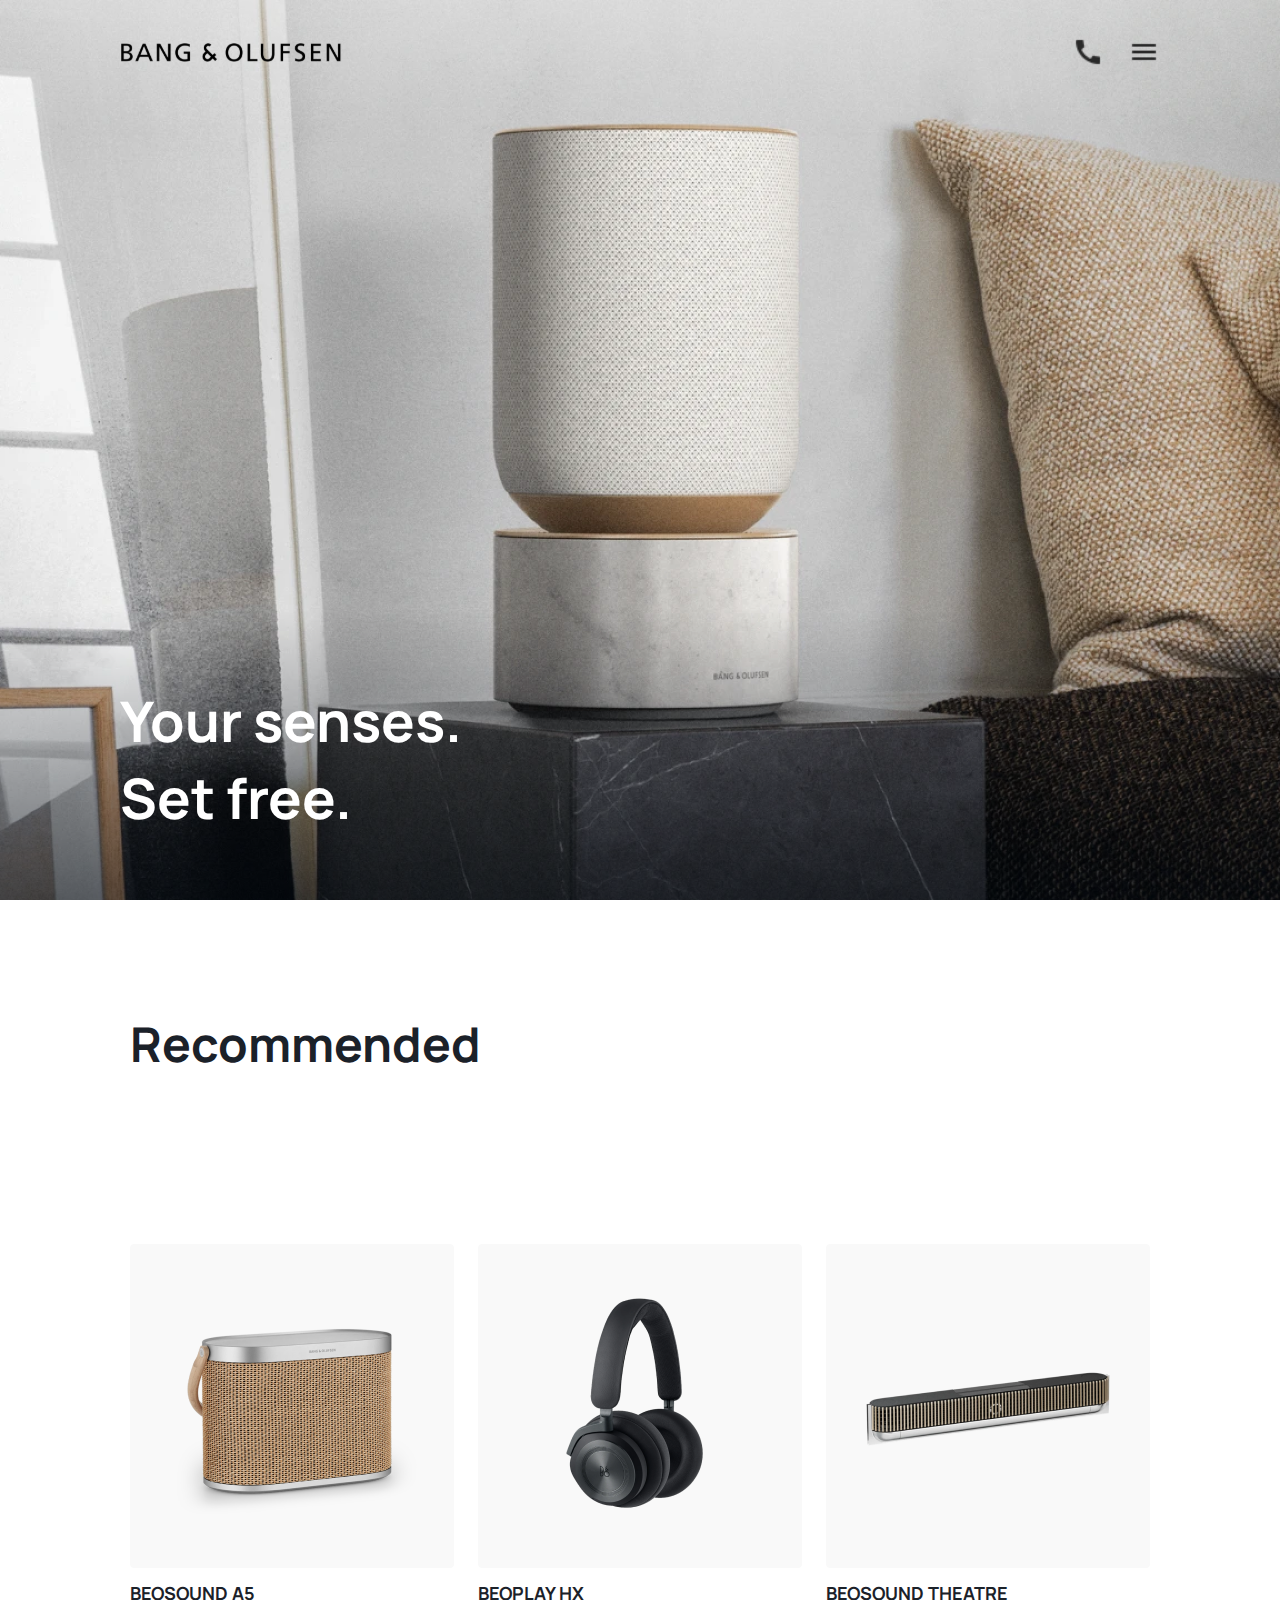
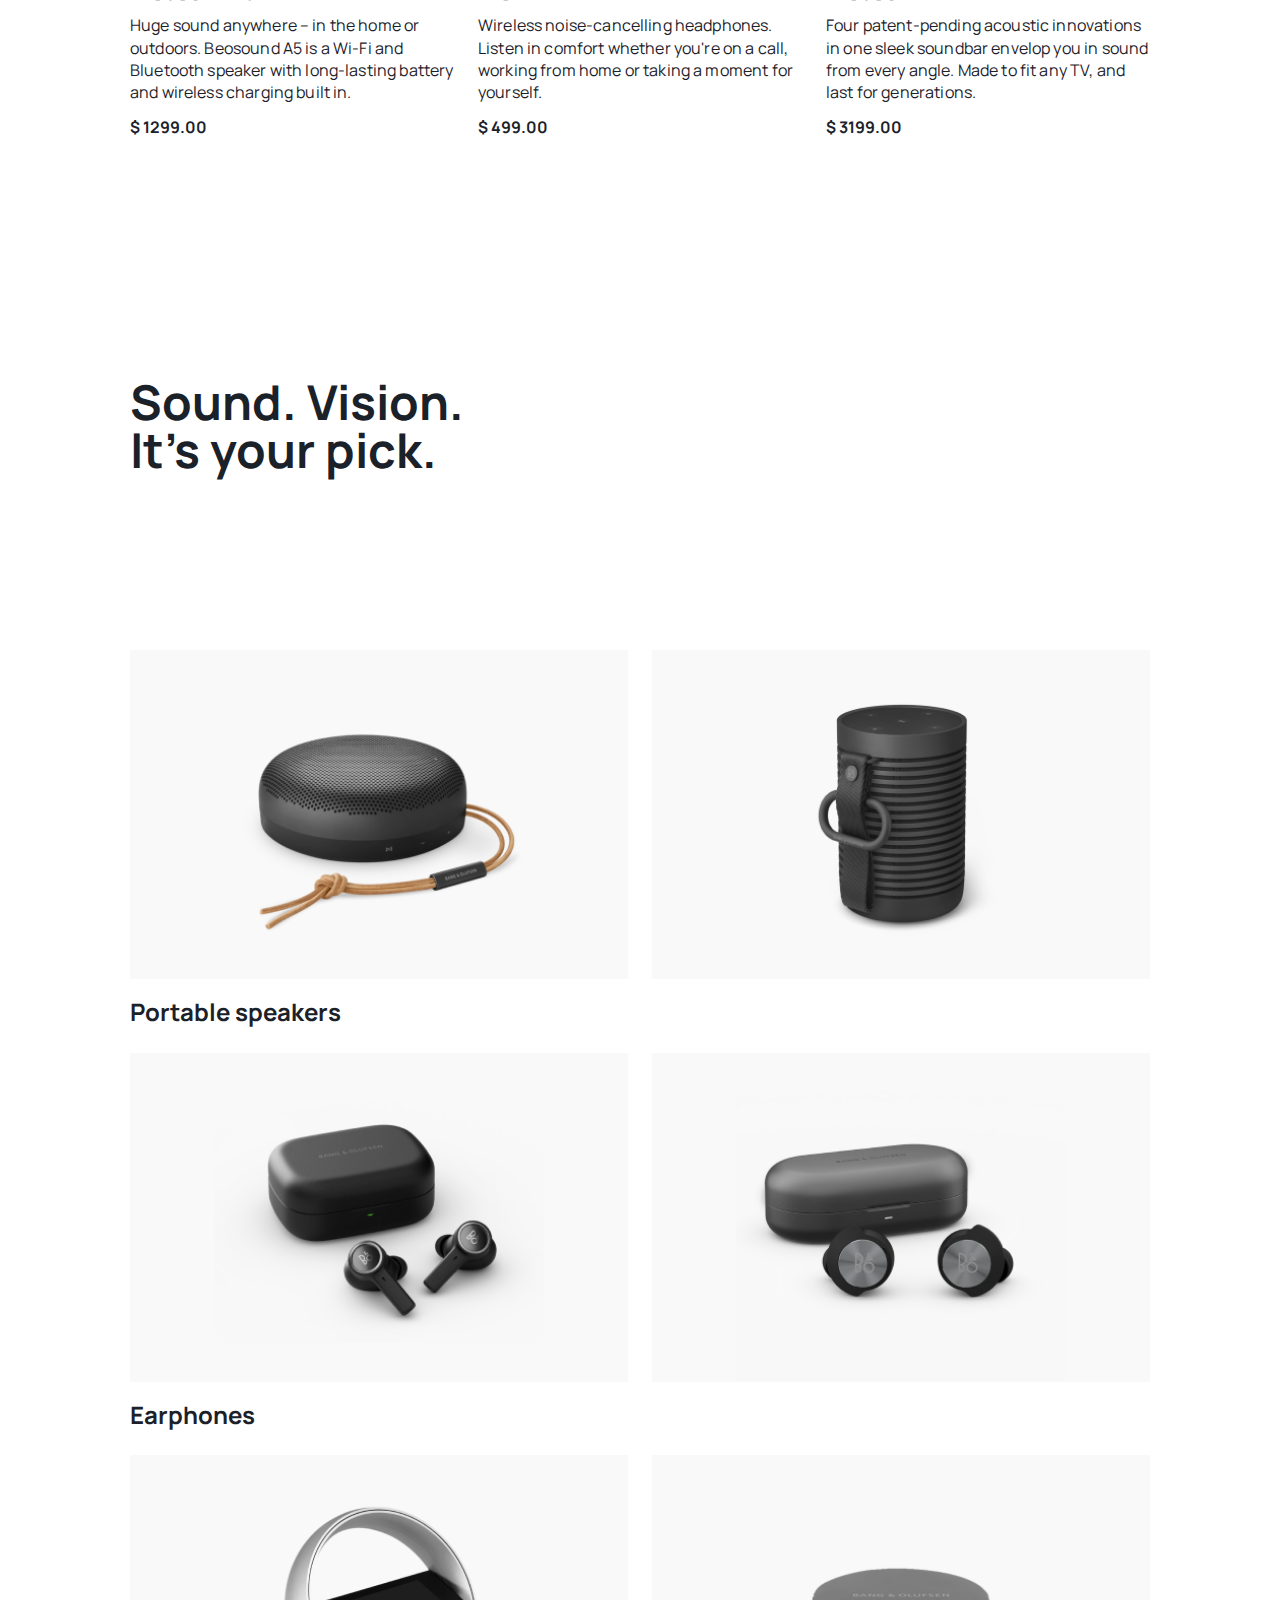
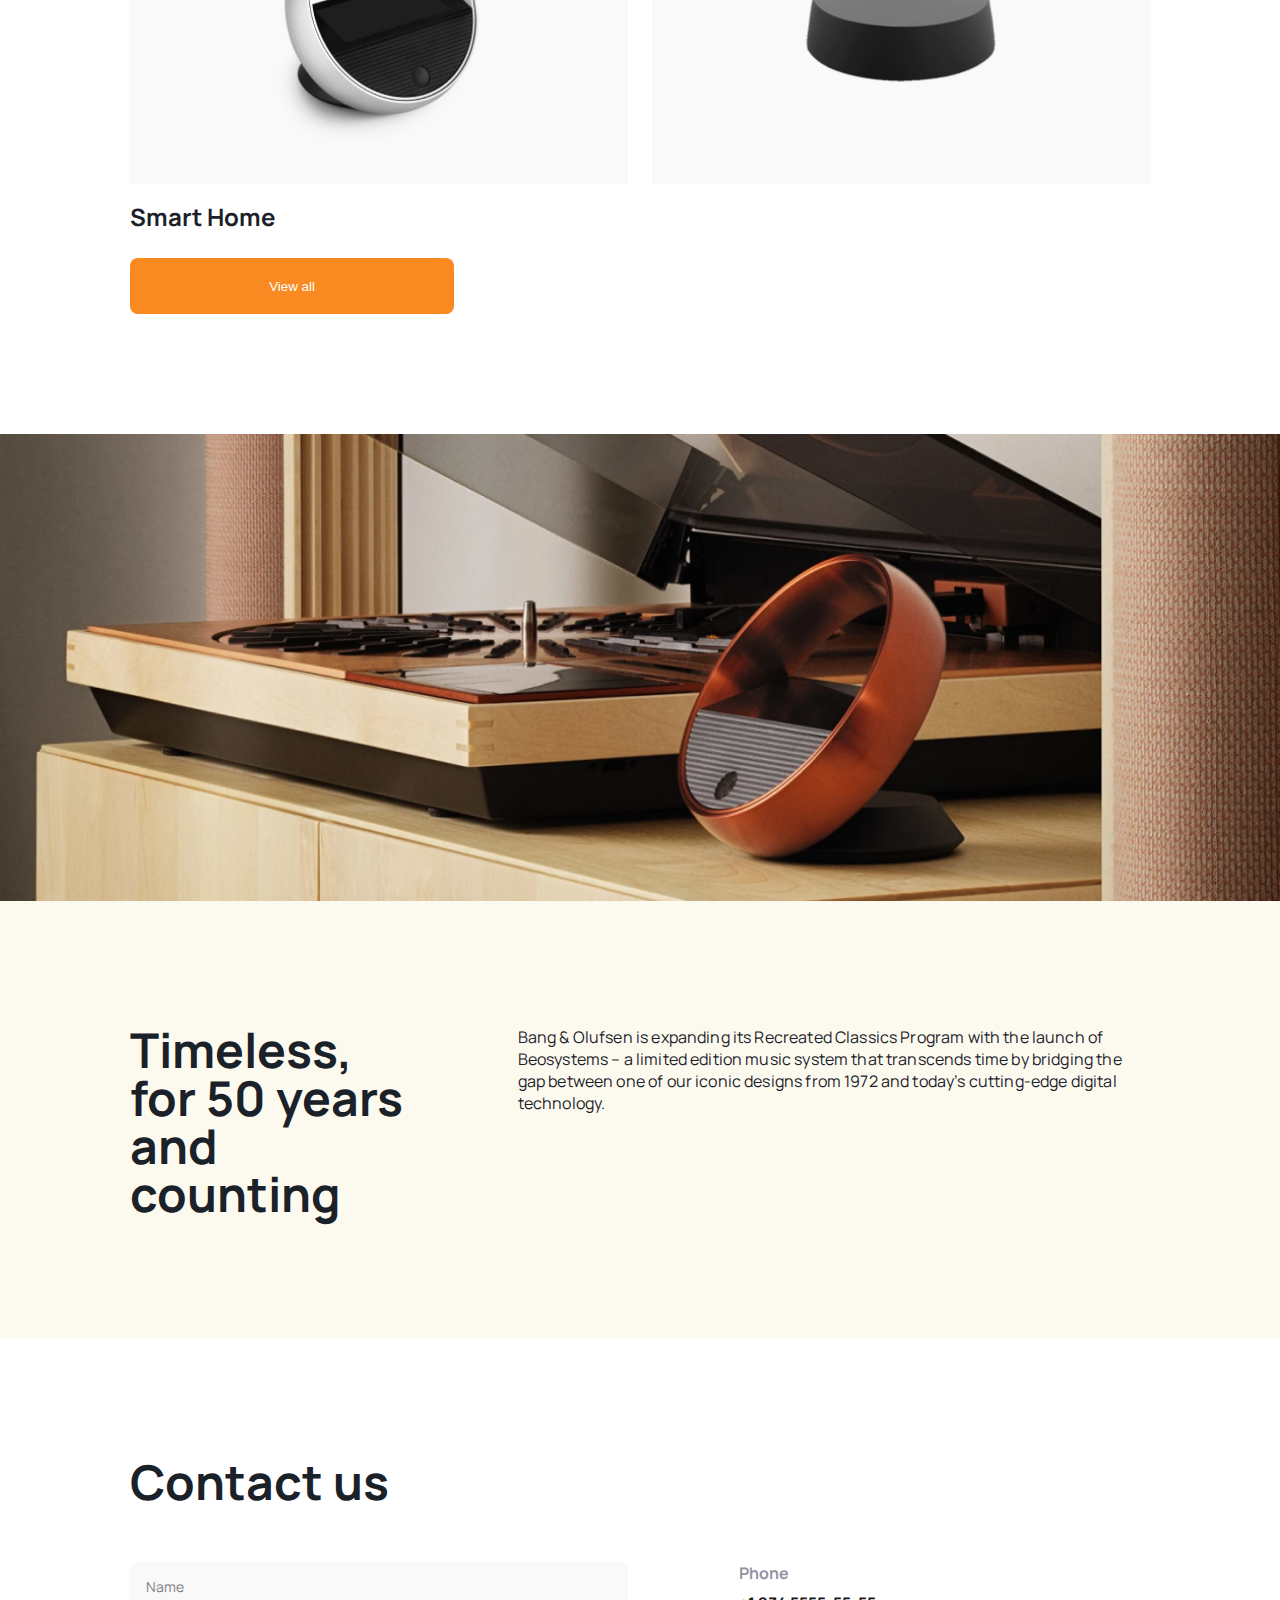
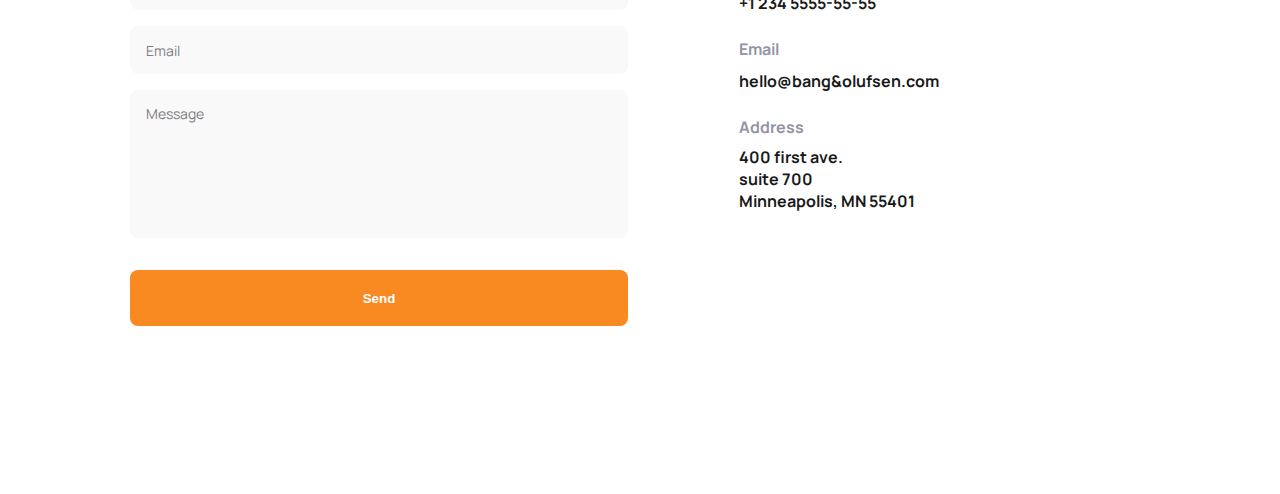
<file: index.html>
<!doctype html><html lang="en" class="page"><head><meta charset="utf-8"><meta name="viewport" content="width=device-width, initial-scale=1.0"><title>B&O</title><link rel="icon" type="image/png" href="favicon-new.9a99867a.png"><link rel="preconnect" href="https://fonts.googleapis.com"><link rel="preconnect" href="https://fonts.gstatic.com" crossorigin><link href="https://fonts.googleapis.com/css2?family=Manrope:wght@200..800&display=swap" rel="stylesheet"><link rel="stylesheet" href="index.b7034de1.css"><script src="index.cabb280d.js" defer></script></head><body class="page__body"> <header class="header"> <div class="top-bar"> <a href="#" class="header__logo"> <img src="Logo.353670dd.svg" class="header__img" alt="B&O"> </a> <div class="header__icons"> <a href="tel:+1 234 5555-55-55" class="icon icon__link-phone"></a> <a href="#menu" class="icon icon__link-menu"></a> </div> </div> <h1 class="header__title"> Your senses. <br> Set free. </h1> </header> <aside class="page__menu" id="menu"> <div class="menu"> <div class="menu__top top-bar"> <a href="#" class="header__logo"> <img src="Logo.353670dd.svg" class="header__img" alt="B&O"> </a> <a href="#" class="icon icon__link-close"></a> </div> <div class="menu__content"> <nav class="menu__nav nav"> <ul class="nav__list"> <li class="nav__item"> <a href="#recommended" class="nav__link"> Recommended </a> </li> <li class="nav__item"> <a href="#categories" class="nav__link"> Categories </a> </li> <li class="nav__item"> <a href="#about-us" class="nav__link"> About Us </a> </li> <li class="nav__item"> <a href="#contact-us" class="nav__link"> Contact Us </a> </li> </ul> </nav> <div class="contacts"> <a href="tel:+1 234 5555-55-55" class="contacts__tel"> +1 234 5555-55-55 </a> <a href="tel:+1 234 5555-55-55" class="contacts__text"> call to order </a> </div> </div> </div> </aside> <main class="main"> <section class="recommended section" id="recommended"> <h2 class="section-title">Recommended</h2> <div class="recomended__product"> <article class="product"> <img src="Image-sound.d29951e0.png" alt="music speaker" class="product__photo"> <h3 class="product__title">BEOSOUND A5</h3> <p class="product__describe"> Huge sound anywhere – in the home or outdoors. Beosound A5 is a Wi-Fi and Bluetooth speaker with long-lasting battery and wireless charging built in. </p> <p class="product__price">$ 1299.00</p> </article> <article class="product"> <img src="Image-headphone.abb09a3a.png" alt="headphone" class="product__photo"> <h3 class="product__title">BEOPLAY HX</h3> <p class="product__describe"> Wireless noise-cancelling headphones. Listen in comfort whether you're on a call, working from home or taking a moment for yourself. </p> <p class="product__price">$ 499.00</p> </article> <article class="product"> <img src="Image-harmonica.412daebd.png" alt="harmonica" class="product__photo"> <h3 class="product__title">BEOSOUND THEATRE</h3> <p class="product__describe"> Four patent-pending acoustic innovations in one sleek soundbar envelop you in sound from every angle. Made to fit any TV, and last for generations. </p> <p class="product__price">$ 3199.00</p> </article> </div> </section> <section class="categories section" id="categories"> <h2 class="section-title"> Sound. Vision. <br> It’s your pick. </h2> <div class="categories__wraper"> <article class="category"> <div class="category__photos"> <a href="#" class="category__link"> <img src="Image-card1.0fde24e6.png" alt="card1" class="category__photo"> </a> <a href="#" class="category__link"> <img src="Image-card2.3a14dc37.png" alt="card2" class="category__photo"> </a> </div> <h3 class="category__title">Portable speakers</h3> </article> <article class="category"> <div class="category__photos"> <a href="#" class="category__link"> <img src="Image-card3.bca4573b.png" alt="card1" class="category__photo"> </a> <a href="#" class="category__link"> <img src="Image-card4.58528b75.png" alt="card2" class="category__photo"> </a> </div> <h3 class="category__title">Earphones</h3> </article> <article class="category"> <div class="category__photos"> <a href="#" class="category__link"> <img src="Image-card5.e5a49414.png" alt="card1" class="category__photo"> </a> <a href="#" class="category__link"> <img src="Image-card6.79fa73b7.png" alt="card2" class="category__photo"> </a> </div> <h3 class="category__title">Smart Home</h3> </article> <button class="button categories__button">View all</button> </div> </section> <section class="about" id="about-us"> <img src="Image-section.0b678b8d.png" alt="section" class="about__image"> <div class="about__container"> <h2 class="about__title section-title"> Timeless, for 50 years and counting </h2> <p class="about__paragraph"> Bang & Olufsen is expanding its Recreated Classics Program with the launch of Beosystems – a limited edition music system that transcends time by bridging the gap between one of our iconic designs from 1972 and today’s cutting-edge digital technology. </p> </div> </section> </main> <footer class="footer"> <section class="contact-us section" id="contact-us"> <h2 class="contact-us-title section-title">Contact us</h2> <div class="contact-us__gridder container"> <div class="contact-us__wrapper"> <form onsubmit="this.reset(); return false;" class="contact-us__form" action="#"> <input class="contact-us__input" type="text" placeholder="Name" required> <input class="contact-us__input" type="email" placeholder="Email" required> <textarea placeholder="Мessage" class="contact-us__input contact-us__textarea" name="message" id="#textarea" required></textarea> <button class="button contact-us__button" type="submit">Send</button> </form> </div> <div class="contact-us__contacts"> <div class="contact-us__contacts--phone"> <p class="contact-us__contacts--phone-title">Phone</p> <a href="tel:+1 234 5555-55-55" class="contact-us__contacts--phone-content"> +1 234 5555-55-55 </a> </div> <div class="contact-us__contacts--email"> <p class="contact-us__contacts--email-title">Email</p> <a class="contact-us__contacts--email-content" href="email:hello@bang&olufsen.com"> hello@bang&olufsen.com </a> </div> <div class="contact-us__contacts--address"> <p class="contact-us__contacts--address-title">Address</p> <a target="_blank" href="https://www.google.com/maps/place/400+N+1st+Ave+STE+700,+Minneapolis,+MN+55401" class="contact-us__contacts--address-content"> 400 first ave. <br> suite 700 <br> Minneapolis, MN 55401 </a> </div> </div> </div> </section> </footer> </body></html>
</file>
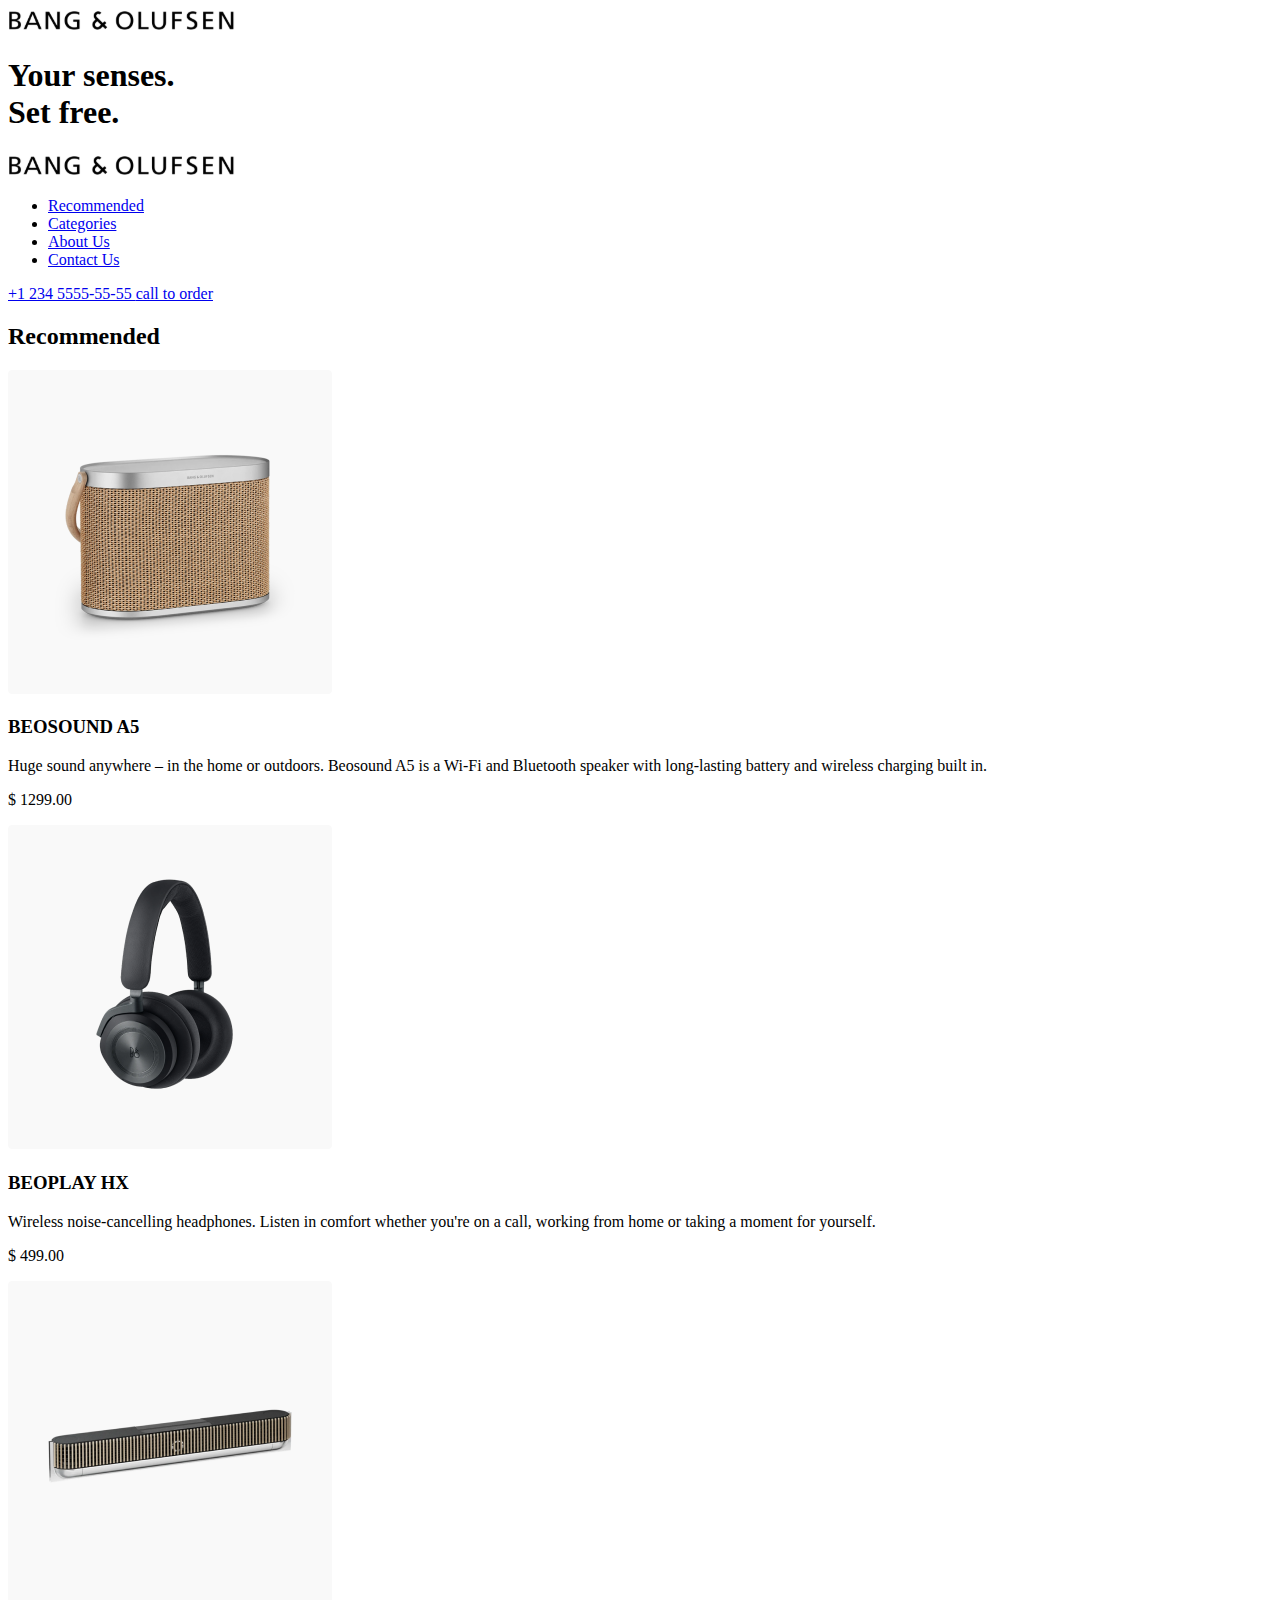
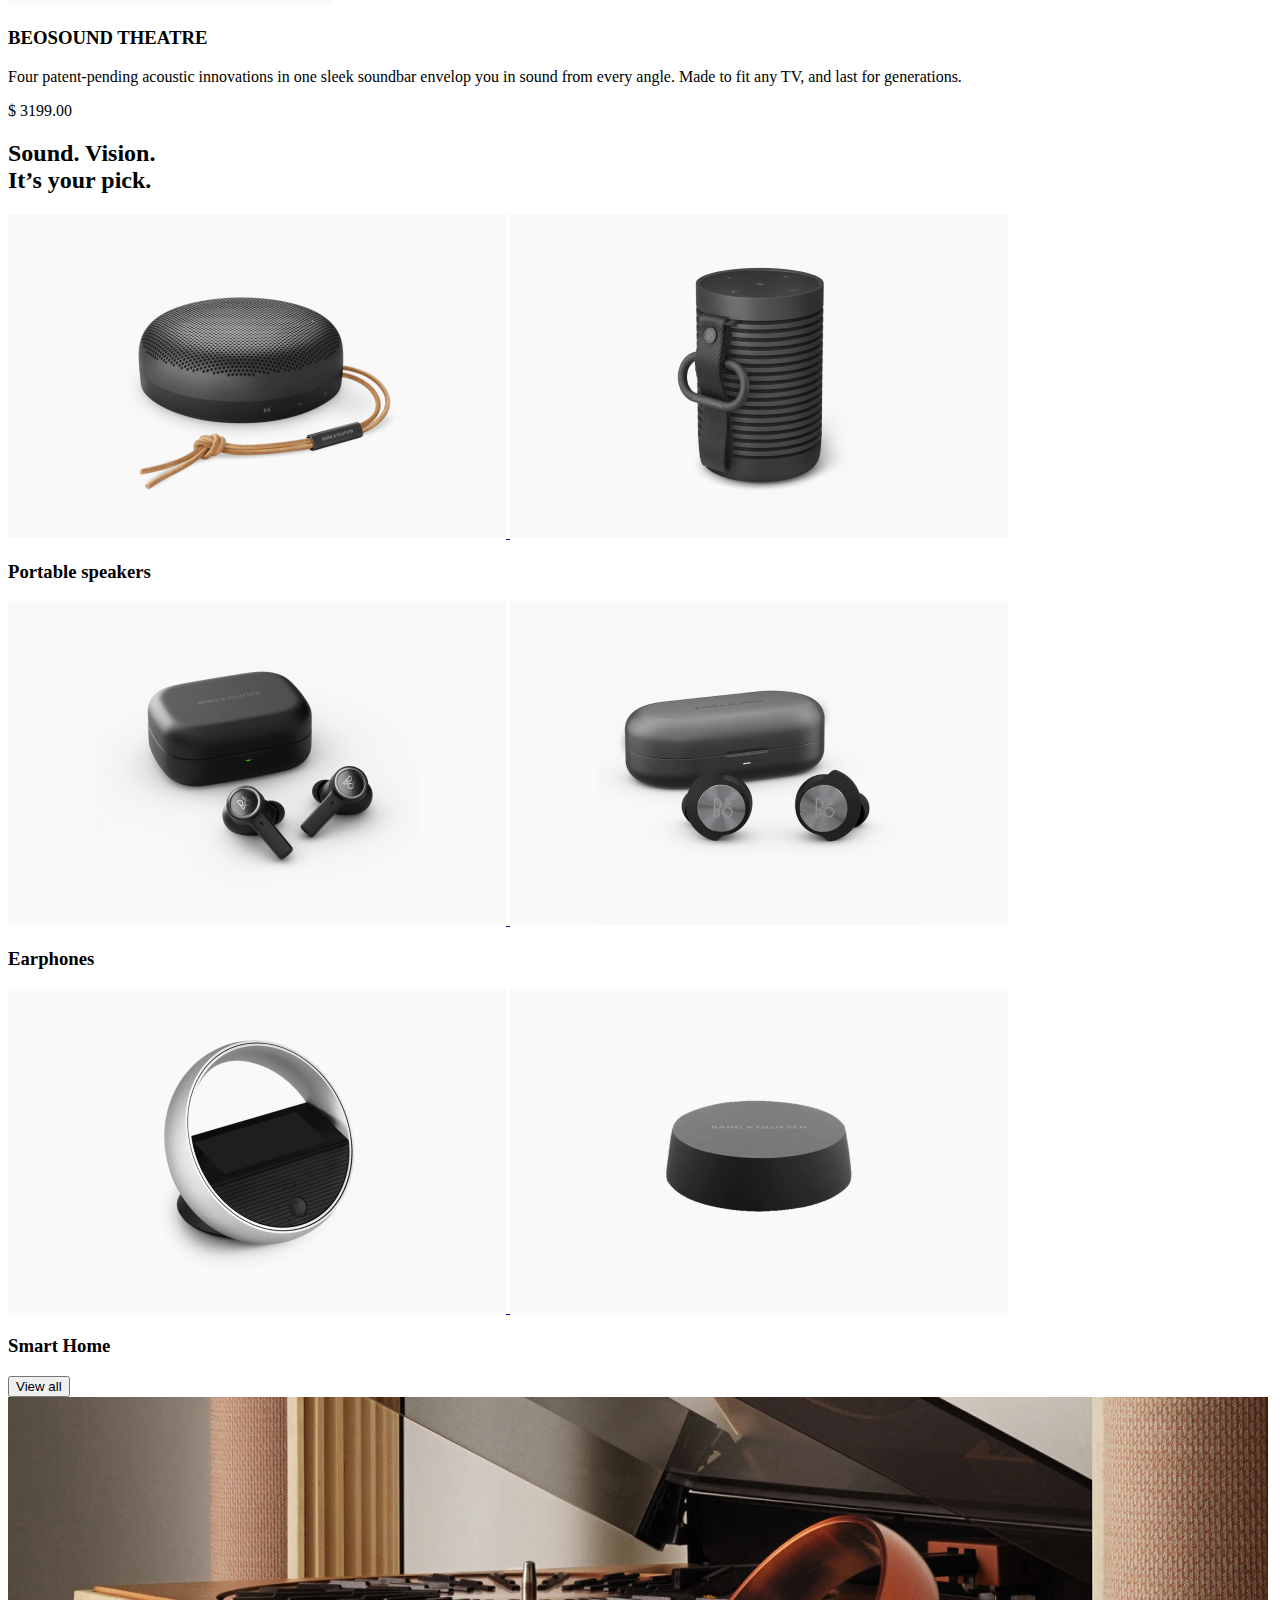
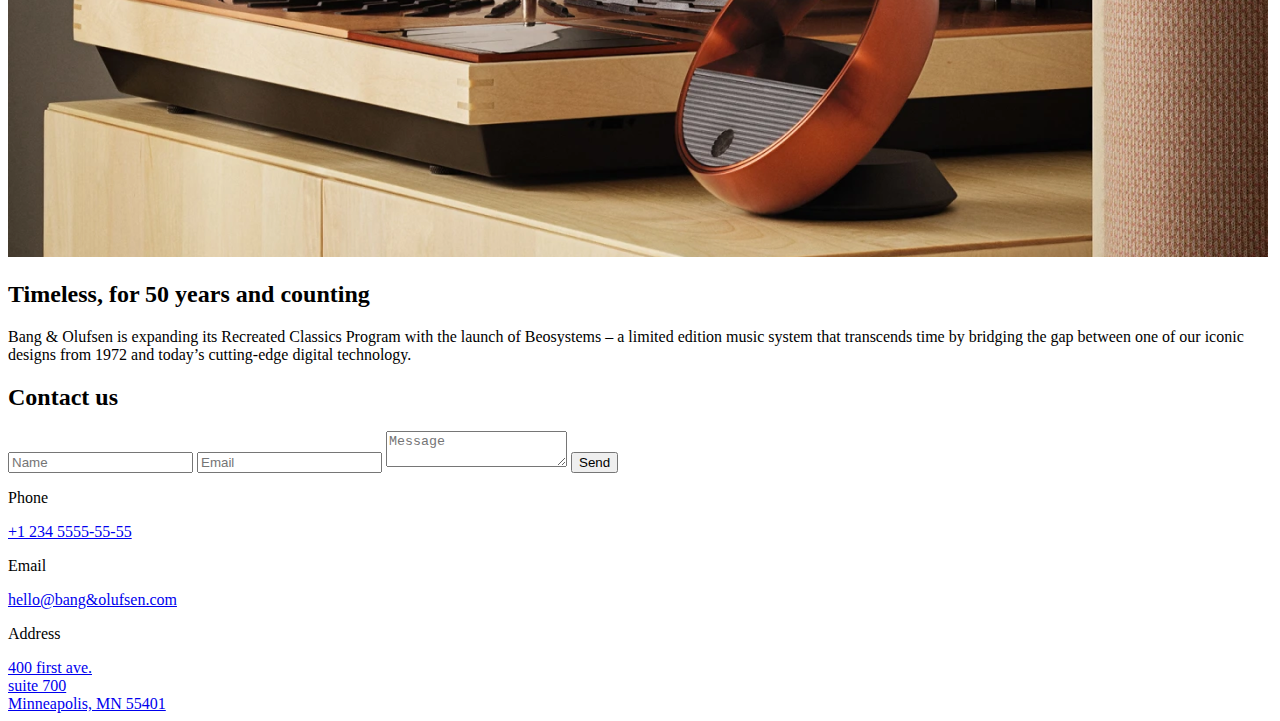
<file: src/index.html>
<!doctype html>
<html
  lang="en"
  class="page"
>
  <head>
    <meta charset="UTF-8" />
    <meta
      name="viewport"
      content="width=device-width, initial-scale=1.0"
    />
    <title>B&O</title>
    <link
    rel="icon"
    type="image/png"
    href="../src/image/icons/favicon-new.png"
    />
    <link
      rel="preconnect"
      href="https://fonts.googleapis.com"
      />
    <link
      rel="preconnect"
      href="https://fonts.gstatic.com"
      crossorigin="anonymous"
    />
    <link
      href="https://fonts.googleapis.com/css2?family=Manrope:wght@200..800&display=swap"
      rel="stylesheet"
    />
    <link
      rel="stylesheet"
      href="./styles/main.scss"
    />
    <script
      src="scripts/main.js"
      defer
    ></script>
  </head>
  <body class="page__body">
    <header class="header">
      <div class="top-bar">
        <a
          href="#"
          class="header__logo"
        >
          <img
            src="./image/icons/Logo.svg"
            class="header__img"
            alt="B&O"
          />
        </a>
        <div class="header__icons">
          <a
            href="tel:+1 234 5555-55-55"
            class="icon icon__link-phone"
          ></a>

          <a
            href="#menu"
            class="icon icon__link-menu"
          ></a>
        </div>
      </div>
      <h1 class="header__title">
        Your senses.
        <br />
        Set free.
      </h1>
    </header>
    <aside
      class="page__menu"
      id="menu"
    >
      <div class="menu">
        <div class="top-bar menu__top">
          <a
            href="#"
            class="header__logo"
          >
            <img
              src="./image/icons/Logo.svg"
              class="header__img"
              alt="B&O"
            />
          </a>
          <a
            href="#"
            class="icon icon__link-close"
          ></a>
        </div>
        <div class="menu__content">
          <nav class="nav menu__nav">
            <ul class="nav__list">
              <li class="nav__item">
                <a
                  href="#recommended"
                  class="nav__link"
                >
                  Recommended
                </a>
              </li>
              <li class="nav__item">
                <a
                  href="#categories"
                  class="nav__link"
                >
                  Categories
                </a>
              </li>
              <li class="nav__item">
                <a
                  href="#about-us"
                  class="nav__link"
                >
                  About Us
                </a>
              </li>
              <li class="nav__item">
                <a
                  href="#contact-us"
                  class="nav__link"
                >
                  Contact Us
                </a>
              </li>
            </ul>
          </nav>
          <div class="contacts">
            <a
              href="tel:+1 234 5555-55-55"
              class="contacts__tel"
            >
              +1 234 5555-55-55
            </a>
            <a
              href="tel:+1 234 5555-55-55"
              class="contacts__text"
            >
              call to order
            </a>
          </div>
        </div>
      </div>
    </aside>
    <main class="main">
      <section
        class="section recommended"
        id="recommended"
      >
        <h2 class="section-title">Recommended</h2>
        <div class="recomended__product">
          <article class="product">
            <img
              src="image/Image-sound.png"
              alt="music speaker"
              class="product__photo"
            />
            <h3 class="product__title">BEOSOUND A5</h3>
            <p class="product__describe">
              Huge sound anywhere – in the home or outdoors. Beosound A5 is a
              Wi-Fi and Bluetooth speaker with long-lasting battery and wireless
              charging built in.
            </p>
            <p class="product__price">$ 1299.00</p>
          </article>
          <article class="product">
            <img
              src="image/Image-headphone.png"
              alt="headphone"
              class="product__photo"
            />
            <h3 class="product__title">BEOPLAY HX</h3>
            <p class="product__describe">
              Wireless noise-cancelling headphones. Listen in comfort whether
              you're on a call, working from home or taking a moment for
              yourself.
            </p>
            <p class="product__price">$ 499.00</p>
          </article>
          <article class="product">
            <img
              src="image/Image-harmonica.png"
              alt="harmonica"
              class="product__photo"
            />
            <h3 class="product__title">BEOSOUND THEATRE</h3>
            <p class="product__describe">
              Four patent-pending acoustic innovations in one sleek soundbar
              envelop you in sound from every angle. Made to fit any TV, and
              last for generations.
            </p>
            <p class="product__price">$ 3199.00</p>
          </article>
        </div>
      </section>
      <section
        class="section categories"
        id="categories"
      >
        <h2 class="section-title">
          Sound. Vision.
          <br />
          It’s your pick.
        </h2>
        <div class="categories__wraper">
          <article class="category">
            <div class="category__photos">
              <a
                href="#"
                class="category__link"
              >
                <img
                  src="image/Image-card1.png"
                  alt="card1"
                  class="category__photo"
                />
              </a>
              <a
                href="#"
                class="category__link"
              >
                <img
                  src="image/Image-card2.png"
                  alt="card2"
                  class="category__photo"
                />
              </a>
            </div>
            <h3 class="category__title">Portable speakers</h3>
          </article>
          <article class="category">
            <div class="category__photos">
              <a
                href="#"
                class="category__link"
              >
                <img
                  src="image/Image-card3.png"
                  alt="card1"
                  class="category__photo"
                />
              </a>
              <a
                href="#"
                class="category__link"
              >
                <img
                  src="image/Image-card4.png"
                  alt="card2"
                  class="category__photo"
                />
              </a>
            </div>
            <h3 class="category__title">Earphones</h3>
          </article>
          <article class="category">
            <div class="category__photos">
              <a
                href="#"
                class="category__link"
              >
                <img
                  src="image/Image-card5.png"
                  alt="card1"
                  class="category__photo"
                />
              </a>
              <a
                href="#"
                class="category__link"
              >
                <img
                  src="image/Image-card6.png"
                  alt="card2"
                  class="category__photo"
                />
              </a>
            </div>
            <h3 class="category__title">Smart Home</h3>
          </article>
          <button class="button categories__button">View all</button>
        </div>
      </section>
      <section
        class="about"
        id="about-us"
      >
        <img
          src="image/Image-section.png"
          alt="section"
          class="about__image"
        />
        <div class="about__container">
          <h2 class="section-title about__title">
            Timeless, for 50 years and counting
          </h2>
          <p class="about__paragraph">
            Bang & Olufsen is expanding its Recreated Classics Program with the
            launch of Beosystems – a limited edition music system that
            transcends time by bridging the gap between one of our iconic
            designs from 1972 and today’s cutting-edge digital technology.
          </p>
        </div>
      </section>
    </main>
    <footer class="footer">
      <section
        class="contact-us section"
        id="contact-us"
      >
        <h2 class="section-title contact-us-title">Contact us</h2>
        <div class="container contact-us__gridder">
          <div class="contact-us__wrapper">
            <form
              onsubmit="this.reset(); return false;"
              class="contact-us__form"
              action="#"
            >
              <input
                class="contact-us__input"
                type="text"
                placeholder="Name"
                required
              />
              <input
                class="contact-us__input"
                type="email"
                placeholder="Email"
                required
              />
              <textarea
                placeholder="Мessage"
                class="contact-us__input contact-us__textarea"
                name="message"
                id="#textarea"
                required
              ></textarea>
              <button class="button contact-us__button" type="submit">Send</button>
            </form>
          </div>

          <div class="contact-us__contacts">
            <div class="contact-us__contacts--phone">
              <p class="contact-us__contacts--phone-title">Phone</p>
              <a
                href="tel:+1 234 5555-55-55"
                class="contact-us__contacts--phone-content"
              >
                +1 234 5555-55-55
              </a>
            </div>
            <div class="contact-us__contacts--email">
              <p class="contact-us__contacts--email-title">Email</p>
              <a class="contact-us__contacts--email-content"
              href="email:hello@bang&olufsen.com">
                hello@bang&olufsen.com
              </a>
            </div>
            <div class="contact-us__contacts--address">
              <p class="contact-us__contacts--address-title">Address</p>
              <a
                target="_blank"
                href="https://www.google.com/maps/place/400+N+1st+Ave+STE+700,+Minneapolis,+MN+55401"
                class="contact-us__contacts--address-content"
              >
                400 first ave.
                <br />
                suite 700
                <br />
                Minneapolis, MN 55401
              </a>
            </div>
          </div>
        </div>
      </section>
    </footer>
  </body>
</html>
</file>
<file: index.b7034de1.css>
.page{color:#1b2129;scroll-behavior:smooth;font-family:Manrope,sans-serif;font-weight:700}.page:has(.page__menu:target){overflow:hidden}.page a{text-decoration:none}.page__body{margin:0}.page__menu{opacity:0;pointer-events:none;position:fixed;top:0;left:0;right:0}.page__menu:target{opacity:1;pointer-events:all}.header{box-sizing:border-box;background-image:url(Image.758ca939.png);background-position:50%;background-size:cover;-ms-flex-direction:column;flex-direction:column;-ms-flex-pack:justify;justify-content:space-between;height:100vh;display:-ms-flexbox;display:flex}.header__logo{display:-ms-flexbox;display:flex}.header__img{width:152px;height:16px;transition:transform .3s}.header__img:hover{transform:scale(1.2)}@media (min-width:744px){.header__img{width:224px;height:24px}}.header__title{text-align:left;color:#fff;margin:0;padding:0 20px 40px;font-size:36px;font-weight:700}@media (min-width:744px){.header__title{padding:0 72px 64px;font-size:48px}}@media (min-width:1260px){.header__title{padding:0 120px 64px;font-size:56px}}.header__icons{gap:24px;display:-ms-flexbox;display:flex}.icon{background-size:cover;width:24px;height:24px;transition:transform .3s;display:block}.icon:hover{transform:scale(1.2)}@media (min-width:744px){.icon{width:32px;height:32px}}.icon__link-phone{background-image:url(Icon-Phone-call.b88b89e4.png);transition-duration:.3s;position:relative}@media (min-width:1260px){.icon__link-phone:hover:before{content:"+1 234 555-55-55";color:#1b2129;letter-spacing:2px;width:139px;font-family:Cinzel,sans-serif;font-size:12px;font-weight:700;line-height:16px;display:inline-block;position:absolute;top:8px;right:40px}}.icon__link-menu{background-image:url(Icon-Burger-menu.1cd0b7d5.png)}.icon__link-menu:hover{background-image:url(Icon-Burger-menu-hover.655e2119.png)}.icon__link-close{background-image:url(Icon-Close.a6281d87.png)}.top-bar{-ms-flex-pack:justify;justify-content:space-between;-ms-flex-align:center;align-items:center;padding:24px 20px;display:-ms-flexbox;display:flex}@media (min-width:744px){.top-bar{padding:36px 72px}}@media (min-width:1260px){.top-bar{padding-left:120px;padding-right:120px}}.menu{box-sizing:border-box;background-color:#f9f9f9;height:100vh;overflow:auto}.menu__top{z-index:1;-ms-flex-pack:justify;justify-content:space-between;-ms-flex-align:center;align-items:center;margin-bottom:32px;display:-ms-flexbox;display:flex;position:sticky;top:0}.menu__content{padding-left:20px;padding-right:20px}@media (min-width:744px){.menu__content{padding-left:72px;padding-right:72px}}@media (min-width:1260px){.menu__content{padding-left:120px;padding-right:120px}}.menu__nav{margin-bottom:48px}.nav__list{-ms-flex-direction:column;flex-direction:column;gap:32px;margin:0;padding:0;list-style:none;display:-ms-flexbox;display:flex}.nav__item{transition:transform .3s}.nav__item:hover{transform:scale(1.03)}.nav__link{color:#1b2129;font-size:22px;line-height:22px}.contacts{-ms-flex-direction:column;flex-direction:column;gap:16px;display:-ms-flexbox;display:flex}.contacts__tel{letter-spacing:2px;color:#1b2129;font-size:16px;line-height:22.4px;transition:transform .3s}.contacts__tel:hover{transform:scale(1.03)}.contacts__text{letter-spacing:2px;text-transform:uppercase;color:#1b2129;border-bottom:1px solid #1b2129;width:fit-content;padding-bottom:4px;font-size:16px;line-height:22.4px;transition:transform .3s}.contacts__text:hover{transform:scale(1.03)}.section{row-gap:96px;padding:96px 20px;display:grid}@media (min-width:744px){.section{padding-left:72px;padding-right:72px}}@media (min-width:1260px){.section{max-width:1020px;margin-left:auto;margin-right:auto;padding-left:120px;padding-right:120px}}@media (min-width:744px){.section{row-gap:120px;padding-top:120px;padding-bottom:120px}}.section-title{color:#1b2129;margin:0 0 48px;font-size:32px;line-height:32px}@media (min-width:744px){.section-title{margin-bottom:56px;font-size:40px;line-height:40px}}@media (min-width:1260px){.section-title{font-size:48px;line-height:48px}}.button{border:none;border-radius:8px;height:56px}.recomended__product{row-gap:40px;display:grid}@media (min-width:744px){.recomended__product{justify-items:center}}@media (min-width:1260px){.recomended__product{grid-template-columns:repeat(3,1fr);justify-items:stretch;column-gap:24px}}.product{margin:0}.product:hover{transition:transform .3s}.product:hover:hover{transform:scale(1.15)}.product__photo{width:100%;margin:0 0 8px}.product__title{margin:0 0 8px;font-size:18px;line-height:25.2px}.product__describe{letter-spacing:.15px;margin:0 0 12px;font-size:16px;font-weight:400;line-height:22.4px}.product__price{margin:0;font-size:16px;line-height:22.4px}.categories__wraper{grid-template-rows:repeat(2,1fr);row-gap:20px;display:grid}@media (min-width:744px){.categories__wraper{justify-items:center;row-gap:24px}}@media (min-width:1260px){.categories__wraper{justify-items:stretch;column-gap:24px}}.categories__button{color:#fff;cursor:pointer;background-color:#f98921;width:100%}@media (min-width:1260px){.categories__button{width:324px}}.categories__button:hover{background-color:#1b2129}.categories__button:active{background-color:#010810}.category__photos{--columns:2;grid-template-columns:repeat(var(--columns),1fr);column-gap:20px;margin-bottom:16px;display:grid}@media (min-width:744px){.category__photos{--columns:6;column-gap:24px}}@media (min-width:1260px){.category__photos{--columns:12}}@media (min-width:744px){.category__link{grid-column:span 3}}@media (min-width:1260px){.category__link{grid-column:span 6}}.category__photo{object-fit:cover;width:100%;height:100%;transition:transform .3s}.category__photo:hover{transform:scale(1.1)}.category__title{margin:0;font-size:16px;line-height:140%}@media (min-width:744px){.category__title{font-size:24px}}.about{background-color:#fcfaef}.about__image{width:100%}.about__container{-ms-flex-direction:column;flex-direction:column;gap:20px;padding:48px 20px;display:-ms-flexbox;display:flex}@media (min-width:744px){.about__container{padding-left:72px;padding-right:72px}}@media (min-width:1260px){.about__container{max-width:1020px;margin-left:auto;margin-right:auto;padding-left:120px;padding-right:120px}}@media (min-width:744px){.about__container{-ms-flex-direction:row;flex-direction:row;gap:24px;padding-top:120px;padding-bottom:120px}}@media (min-width:1260px){.about__container{gap:111px}}.about__title{margin:0}.about__paragraph{letter-spacing:.15px;margin:0;font-size:16px;font-weight:400}.contact-us{row-gap:0}@media (min-width:1260px){.contact-us__gridder{--columns:2;grid-template-columns:repeat(var(--columns),1fr);column-gap:20px;display:grid}}@media (min-width:1260px) and (min-width:744px){.contact-us__gridder{--columns:6;column-gap:24px}}@media (min-width:1260px) and (min-width:1260px){.contact-us__gridder{--columns:12}}.contact-us__wrapper{grid-column:1/7}.contact-us__form{-ms-flex-direction:column;flex-direction:column;gap:16px;display:-ms-flexbox;display:flex}.contact-us__input{all:unset;box-sizing:border-box;background-color:#f9f9f9;border-radius:8px;height:48px;margin:0;padding:14px 16px;font-size:14px;font-weight:400;line-height:19.6px}.contact-us__input:hover{box-sizing:border-box;border:1px solid #dbdbdb}.contact-us__input:focus{border:2px solid #f98921}.contact-us__input::placeholder{color:#7e7e83}.contact-us__input::placeholder{color:#7e7e83}.contact-us__textarea{resize:none;height:148px}.contact-us__button{color:#fff;cursor:pointer;background-color:#f98921;margin-top:16px;margin-bottom:48px;font-weight:700;line-height:27px}.contact-us__button:hover{background-color:#1b2129}.contact-us__contacts{grid-column:8/-1;display:block}.contact-us__contacts--phone{margin-bottom:24px}.contact-us__contacts--phone-title{color:#9393a3;margin:0 0 8px}.contact-us__contacts--phone-content{color:#191919;transition:transform .3s;display:inline-block}.contact-us__contacts--phone-content:hover{transform:scale(1.2)}.contact-us__contacts--email{margin-bottom:24px}.contact-us__contacts--email-title{color:#9393a3;margin:0 0 10px}.contact-us__contacts--email-content{color:#191919;margin:0;transition:transform .3s;display:inline-block}.contact-us__contacts--email-content:hover{transform:scale(1.2)}.contact-us__contacts--address-title{color:#9393a3;margin:0 0 8px}.contact-us__contacts--address-content{color:#191919;text-decoration:none;transition:transform .3s;display:inline-block}.contact-us__contacts--address-content:hover{transform:scale(1.2)}
/*# sourceMappingURL=index.b7034de1.css.map */
</file>
